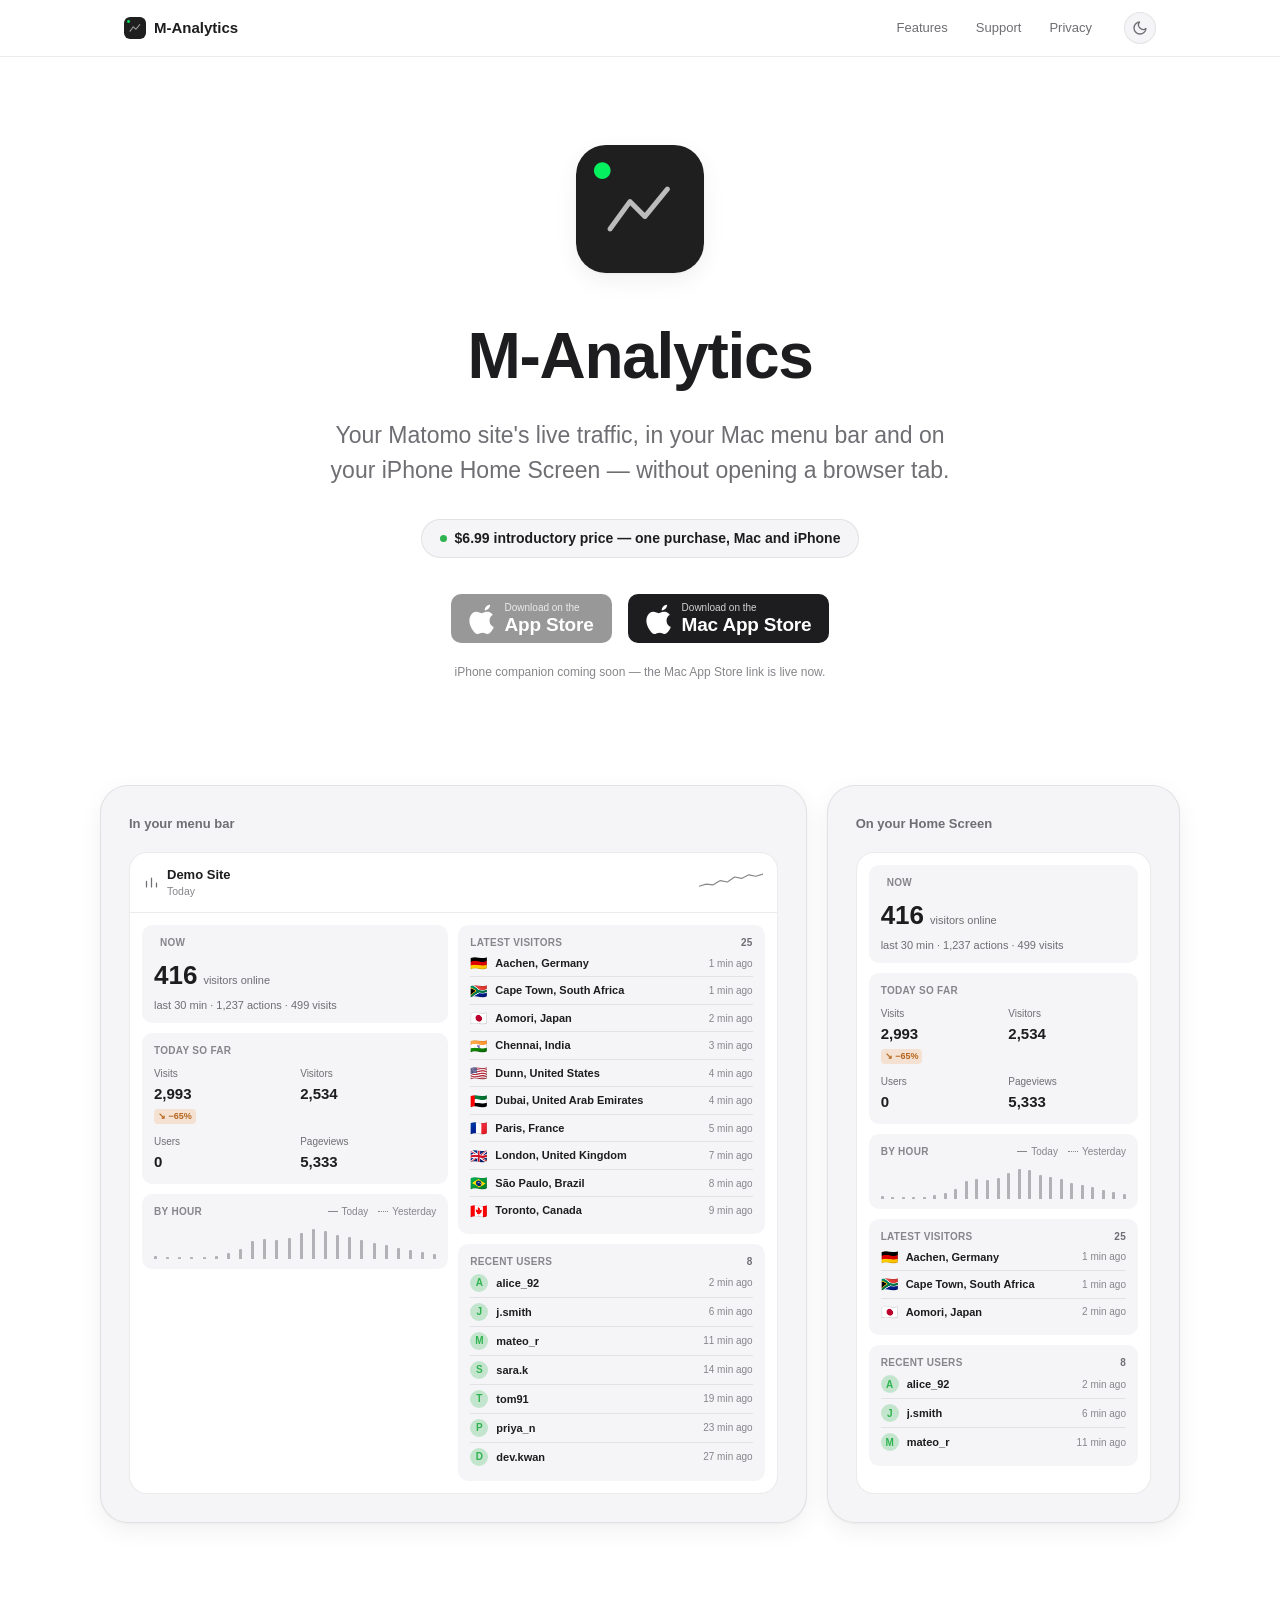
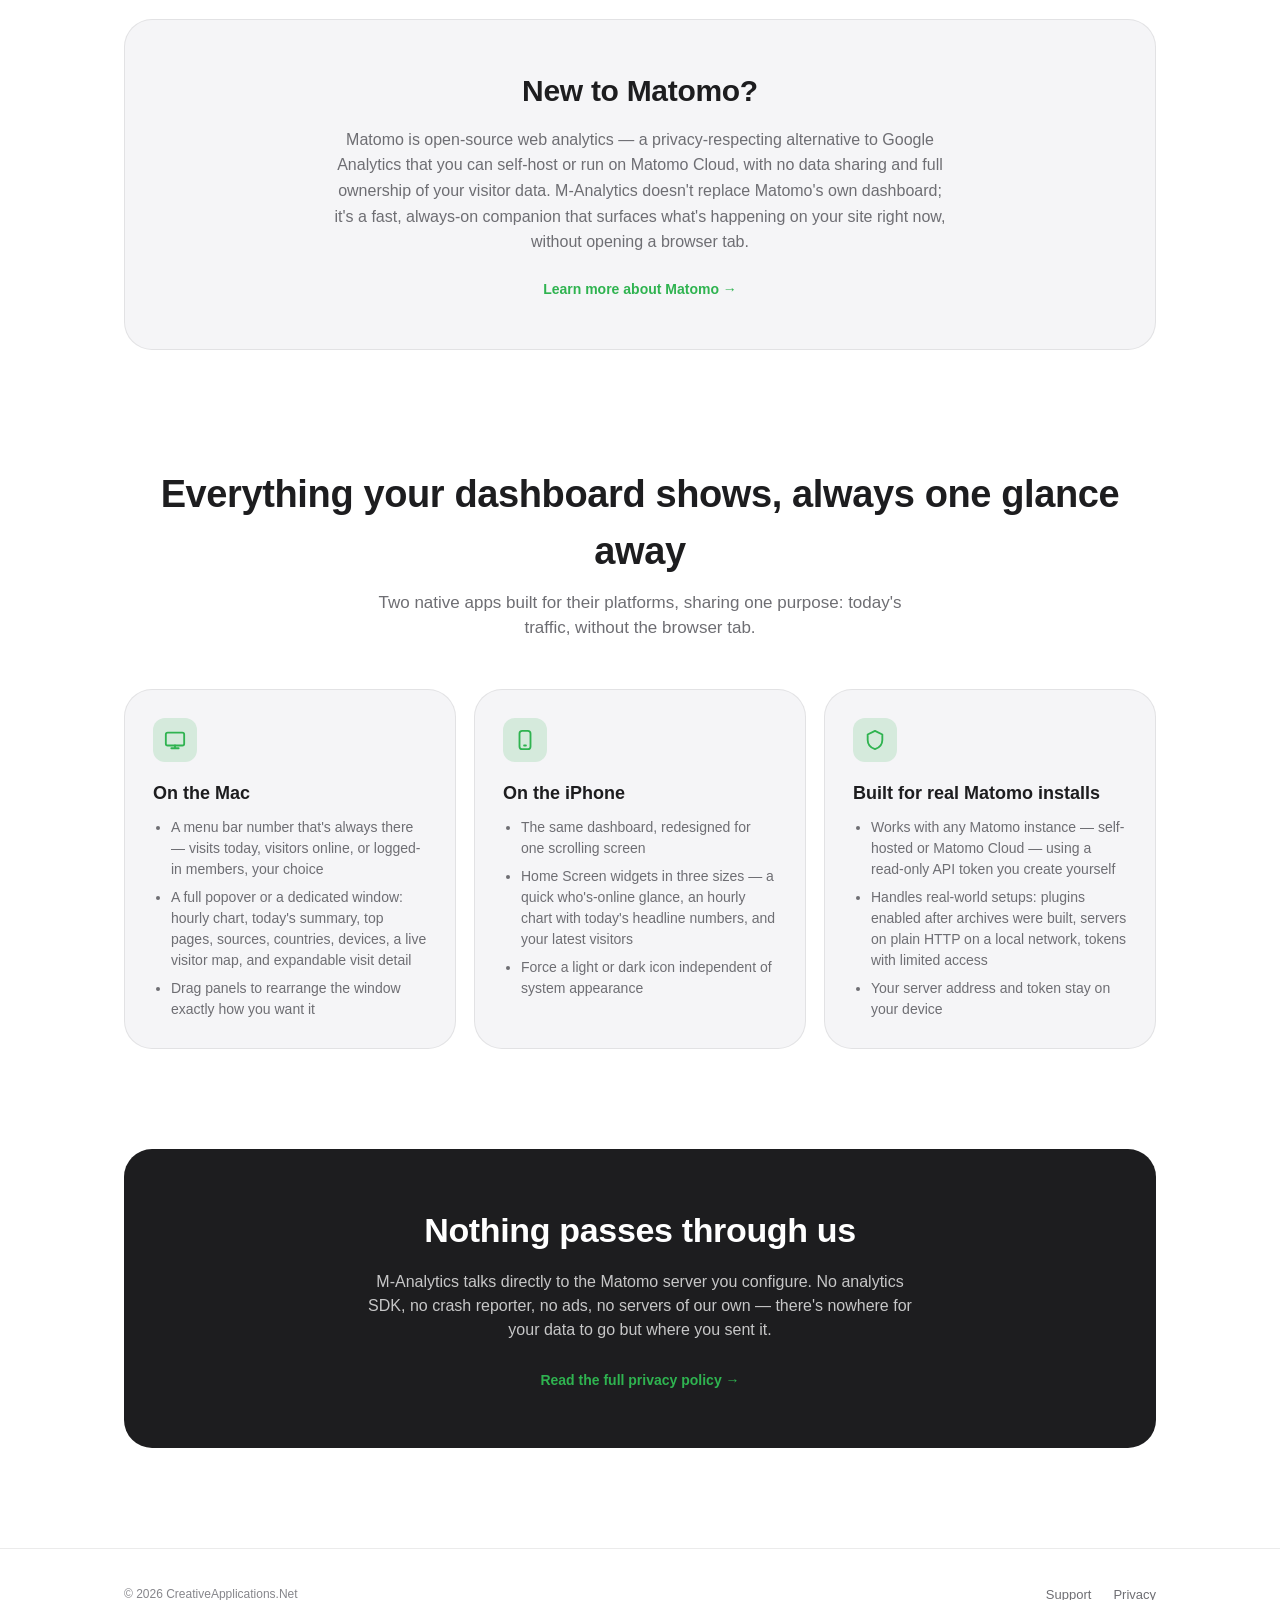
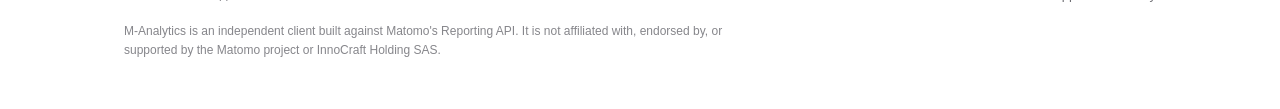
<file: index.html>
<!DOCTYPE html>
<html lang="en">
<head>
<meta charset="UTF-8">
<script>
// Runs before styles.css is even requested, so the page never flashes the
// wrong theme on load. The click handler that lets a visitor change this
// lives in theme.js, loaded later.
(function(){try{var t=localStorage.getItem('theme');if(t==='light'||t==='dark'){document.documentElement.setAttribute('data-theme',t);}}catch(e){}})();
</script>
<meta name="viewport" content="width=device-width, initial-scale=1">
<title>M-Analytics — Live Matomo Stats for Mac &amp; iPhone</title>
<meta name="description" content="M-Analytics puts your Matomo site's live visitor stats in your Mac menu bar and on your iPhone Home Screen. One purchase, both platforms. Nothing passes through us.">
<link rel="icon" href="assets/favicon.png">
<link rel="apple-touch-icon" href="assets/apple-touch-icon.png">
<meta property="og:title" content="M-Analytics — Live Matomo Stats for Mac & iPhone">
<meta property="og:description" content="Menu bar stats on Mac, Home Screen widgets on iPhone. One purchase, both platforms. Nothing passes through us.">
<meta property="og:image" content="assets/icon.png">
<meta property="og:type" content="website">
<link rel="stylesheet" href="styles.css">
</head>
<body>

<div class="site-nav">
  <div class="wrap">
    <a class="brand" href="index.html">
      <img class="icon-dark-variant" src="assets/icon-dark.png" alt="">
      <img class="icon-light-variant" src="assets/icon.png" alt="">
      M-Analytics
    </a>
    <nav>
      <a href="#features">Features</a>
      <a href="support.html">Support</a>
      <a href="privacy.html">Privacy</a>
      <button class="theme-toggle" type="button" aria-label="Toggle light/dark theme">
        <svg class="icon-sun" viewBox="0 0 24 24" fill="none" stroke="currentColor" stroke-width="2" stroke-linecap="round" stroke-linejoin="round" aria-hidden="true"><circle cx="12" cy="12" r="4"/><path d="M12 2v2M12 20v2M4.93 4.93l1.41 1.41M17.66 17.66l1.41 1.41M2 12h2M20 12h2M4.93 19.07l1.41-1.41M17.66 6.34l1.41-1.41"/></svg>
        <svg class="icon-moon" viewBox="0 0 24 24" fill="none" stroke="currentColor" stroke-width="2" stroke-linecap="round" stroke-linejoin="round" aria-hidden="true"><path d="M21 12.79A9 9 0 1 1 11.21 3 7 7 0 0 0 21 12.79z"/></svg>
      </button>
    </nav>
  </div>
</div>

<header class="hero">
  <div class="wrap">
    <img class="hero-icon icon-dark-variant" src="assets/icon-dark.png" alt="M-Analytics app icon">
    <img class="hero-icon icon-light-variant" src="assets/icon.png" alt="M-Analytics app icon">
    <h1>M-Analytics</h1>
    <p class="tagline">Your Matomo site's live traffic, in your Mac menu bar and on your iPhone Home Screen — without opening a browser tab.</p>

    <div class="price-pill">
      <span class="dot"></span>
      $6.99 introductory price — one purchase, Mac and iPhone
    </div>

    <div class="cta-row">
      <!-- TODO: swap href for the real App Store URL once the iPhone app is live -->
      <a class="store-button store-button-pending" href="#" aria-disabled="true">
        <svg viewBox="0 0 24 24" fill="currentColor" aria-hidden="true"><path d="M16.365 1.43c0 1.14-.462 2.15-1.153 2.91-.789.86-2.05 1.51-3.02 1.42-.13-1.11.42-2.28 1.15-3.02.79-.83 2.16-1.46 3.02-1.31zm3.36 16.55c-.53 1.19-.78 1.72-1.46 2.77-.94 1.46-2.27 3.28-3.92 3.3-1.46.02-1.84-.95-3.82-.94-1.98.01-2.4.96-3.86.94-1.65-.02-2.9-1.66-3.84-3.12C.36 17.45-.5 13.02 1.06 10c.99-1.9 2.75-3.1 4.66-3.13 1.53-.03 2.98 1.03 3.91 1.03.93 0 2.68-1.27 4.52-1.08.77.03 2.93.31 4.32 2.35-.11.07-2.58 1.51-2.55 4.5.03 3.57 3.13 4.76 3.16 4.78-.03.09-.5 1.7-1.64 3.4z"/></svg>
        <span class="label"><span class="eyebrow">Download on the</span><span class="store-name">App Store</span></span>
      </a>
      <a class="store-button" href="https://apps.apple.com/gb/app/m-analytics/id6807407097?mt=12">
        <svg viewBox="0 0 24 24" fill="currentColor" aria-hidden="true"><path d="M16.365 1.43c0 1.14-.462 2.15-1.153 2.91-.789.86-2.05 1.51-3.02 1.42-.13-1.11.42-2.28 1.15-3.02.79-.83 2.16-1.46 3.02-1.31zm3.36 16.55c-.53 1.19-.78 1.72-1.46 2.77-.94 1.46-2.27 3.28-3.92 3.3-1.46.02-1.84-.95-3.82-.94-1.98.01-2.4.96-3.86.94-1.65-.02-2.9-1.66-3.84-3.12C.36 17.45-.5 13.02 1.06 10c.99-1.9 2.75-3.1 4.66-3.13 1.53-.03 2.98 1.03 3.91 1.03.93 0 2.68-1.27 4.52-1.08.77.03 2.93.31 4.32 2.35-.11.07-2.58 1.51-2.55 4.5.03 3.57 3.13 4.76 3.16 4.78-.03.09-.5 1.7-1.64 3.4z"/></svg>
        <span class="label"><span class="eyebrow">Download on the</span><span class="store-name">Mac App Store</span></span>
      </a>
      <div class="coming-soon-note">iPhone companion coming soon — the Mac App Store link is live now.</div>
    </div>
  </div>
</header>

<section class="showcase wrap">
  <div class="mock-card">
    <div class="mock-caption">In your menu bar</div>
    <div class="mock-menubar">
      <div class="mm-header">
        <div class="mm-title">
          <span class="mm-icon" aria-hidden="true">
            <svg viewBox="0 0 24 24" fill="none" stroke="currentColor" stroke-width="2" stroke-linecap="round" stroke-linejoin="round"><path d="M4 19V10M12 19V5M20 19v-6"/></svg>
          </span>
          <span>
            <span class="mm-site">Demo Site</span>
            <span class="mm-sub">Today</span>
          </span>
        </div>
        <svg class="mm-spark" viewBox="0 0 90 28" preserveAspectRatio="none" aria-hidden="true">
          <polyline points="0,20 10,17 20,18 30,12 40,14 50,7 60,9 70,4 80,6 90,3" fill="none" stroke="currentColor" stroke-width="1.6" stroke-linecap="round" stroke-linejoin="round"/>
        </svg>
      </div>

      <div class="mm-columns">
        <div class="mm-col">
          <div class="mm-section mm-now">
            <div class="mm-label"><span class="live-dot"></span>NOW</div>
            <div class="mm-now-row">
              <span class="mm-num">416</span>
              <span class="mm-num-label">visitors online</span>
            </div>
            <div class="mm-fine">last 30 min · 1,237 actions · 499 visits</div>
          </div>

          <div class="mm-section">
            <div class="mm-label">TODAY SO FAR</div>
            <div class="mm-grid">
              <div class="mm-stat">
                <span class="mm-stat-label">Visits</span>
                <span class="mm-stat-num">2,993</span>
                <span class="mm-badge">↘ −65%</span>
              </div>
              <div class="mm-stat">
                <span class="mm-stat-label">Visitors</span>
                <span class="mm-stat-num">2,534</span>
              </div>
              <div class="mm-stat">
                <span class="mm-stat-label">Users</span>
                <span class="mm-stat-num">0</span>
              </div>
              <div class="mm-stat">
                <span class="mm-stat-label">Pageviews</span>
                <span class="mm-stat-num">5,333</span>
              </div>
            </div>
          </div>

          <div class="mm-section">
            <div class="mm-label mm-label-row">
              <span>BY HOUR</span>
              <span class="mm-legend"><span class="dash"></span>Today <span class="dots"></span>Yesterday</span>
            </div>
            <div class="mock-bars" aria-hidden="true">
              <span style="height:8%"></span><span style="height:6%"></span><span style="height:5%"></span>
              <span style="height:5%"></span><span style="height:6%"></span><span style="height:10%"></span>
              <span style="height:18%"></span><span style="height:30%"></span><span style="height:55%"></span>
              <span style="height:62%"></span><span style="height:58%"></span><span style="height:65%"></span>
              <span style="height:80%"></span><span style="height:92%"></span><span style="height:88%"></span>
              <span style="height:75%"></span><span style="height:68%"></span><span style="height:60%"></span>
              <span style="height:50%"></span><span style="height:42%"></span><span style="height:35%"></span>
              <span style="height:28%"></span><span style="height:20%"></span><span style="height:14%"></span>
            </div>
          </div>
        </div>

        <div class="mm-col">
          <div class="mm-section">
            <div class="mm-label mm-label-row"><span>LATEST VISITORS</span><span class="mm-count">25</span></div>
            <div class="mm-visitor-row">
              <span class="mm-flag" aria-hidden="true">🇩🇪</span>
              <span class="mm-visitor-loc">Aachen, Germany</span>
              <span class="mm-visitor-time">1 min ago</span>
            </div>
            <div class="mm-visitor-row">
              <span class="mm-flag" aria-hidden="true">🇿🇦</span>
              <span class="mm-visitor-loc">Cape Town, South Africa</span>
              <span class="mm-visitor-time">1 min ago</span>
            </div>
            <div class="mm-visitor-row">
              <span class="mm-flag" aria-hidden="true">🇯🇵</span>
              <span class="mm-visitor-loc">Aomori, Japan</span>
              <span class="mm-visitor-time">2 min ago</span>
            </div>
            <div class="mm-visitor-row">
              <span class="mm-flag" aria-hidden="true">🇮🇳</span>
              <span class="mm-visitor-loc">Chennai, India</span>
              <span class="mm-visitor-time">3 min ago</span>
            </div>
            <div class="mm-visitor-row">
              <span class="mm-flag" aria-hidden="true">🇺🇸</span>
              <span class="mm-visitor-loc">Dunn, United States</span>
              <span class="mm-visitor-time">4 min ago</span>
            </div>
            <div class="mm-visitor-row">
              <span class="mm-flag" aria-hidden="true">🇦🇪</span>
              <span class="mm-visitor-loc">Dubai, United Arab Emirates</span>
              <span class="mm-visitor-time">4 min ago</span>
            </div>
            <div class="mm-visitor-row">
              <span class="mm-flag" aria-hidden="true">🇫🇷</span>
              <span class="mm-visitor-loc">Paris, France</span>
              <span class="mm-visitor-time">5 min ago</span>
            </div>
            <div class="mm-visitor-row">
              <span class="mm-flag" aria-hidden="true">🇬🇧</span>
              <span class="mm-visitor-loc">London, United Kingdom</span>
              <span class="mm-visitor-time">7 min ago</span>
            </div>
            <div class="mm-visitor-row">
              <span class="mm-flag" aria-hidden="true">🇧🇷</span>
              <span class="mm-visitor-loc">São Paulo, Brazil</span>
              <span class="mm-visitor-time">8 min ago</span>
            </div>
            <div class="mm-visitor-row">
              <span class="mm-flag" aria-hidden="true">🇨🇦</span>
              <span class="mm-visitor-loc">Toronto, Canada</span>
              <span class="mm-visitor-time">9 min ago</span>
            </div>
          </div>

          <div class="mm-section">
            <div class="mm-label mm-label-row"><span>RECENT USERS</span><span class="mm-count">8</span></div>
            <div class="mm-user-row">
              <span class="mm-avatar" aria-hidden="true">A</span>
              <span class="mm-visitor-loc">alice_92</span>
              <span class="mm-visitor-time">2 min ago</span>
            </div>
            <div class="mm-user-row">
              <span class="mm-avatar" aria-hidden="true">J</span>
              <span class="mm-visitor-loc">j.smith</span>
              <span class="mm-visitor-time">6 min ago</span>
            </div>
            <div class="mm-user-row">
              <span class="mm-avatar" aria-hidden="true">M</span>
              <span class="mm-visitor-loc">mateo_r</span>
              <span class="mm-visitor-time">11 min ago</span>
            </div>
            <div class="mm-user-row">
              <span class="mm-avatar" aria-hidden="true">S</span>
              <span class="mm-visitor-loc">sara.k</span>
              <span class="mm-visitor-time">14 min ago</span>
            </div>
            <div class="mm-user-row">
              <span class="mm-avatar" aria-hidden="true">T</span>
              <span class="mm-visitor-loc">tom91</span>
              <span class="mm-visitor-time">19 min ago</span>
            </div>
            <div class="mm-user-row">
              <span class="mm-avatar" aria-hidden="true">P</span>
              <span class="mm-visitor-loc">priya_n</span>
              <span class="mm-visitor-time">23 min ago</span>
            </div>
            <div class="mm-user-row">
              <span class="mm-avatar" aria-hidden="true">D</span>
              <span class="mm-visitor-loc">dev.kwan</span>
              <span class="mm-visitor-time">27 min ago</span>
            </div>
          </div>
        </div>
      </div>
    </div>
  </div>

  <div class="mock-card">
    <div class="mock-caption">On your Home Screen</div>
    <div class="mock-phone">
      <div class="mm-section mm-now">
        <div class="mm-label"><span class="live-dot"></span>NOW</div>
        <div class="mm-now-row">
          <span class="mm-num">416</span>
          <span class="mm-num-label">visitors online</span>
        </div>
        <div class="mm-fine">last 30 min · 1,237 actions · 499 visits</div>
      </div>

      <div class="mm-section">
        <div class="mm-label">TODAY SO FAR</div>
        <div class="mm-grid">
          <div class="mm-stat">
            <span class="mm-stat-label">Visits</span>
            <span class="mm-stat-num">2,993</span>
            <span class="mm-badge">↘ −65%</span>
          </div>
          <div class="mm-stat">
            <span class="mm-stat-label">Visitors</span>
            <span class="mm-stat-num">2,534</span>
          </div>
          <div class="mm-stat">
            <span class="mm-stat-label">Users</span>
            <span class="mm-stat-num">0</span>
          </div>
          <div class="mm-stat">
            <span class="mm-stat-label">Pageviews</span>
            <span class="mm-stat-num">5,333</span>
          </div>
        </div>
      </div>

      <div class="mm-section">
        <div class="mm-label mm-label-row">
          <span>BY HOUR</span>
          <span class="mm-legend"><span class="dash"></span>Today <span class="dots"></span>Yesterday</span>
        </div>
        <div class="mock-bars" aria-hidden="true">
          <span style="height:8%"></span><span style="height:6%"></span><span style="height:5%"></span>
          <span style="height:5%"></span><span style="height:6%"></span><span style="height:10%"></span>
          <span style="height:18%"></span><span style="height:30%"></span><span style="height:55%"></span>
          <span style="height:62%"></span><span style="height:58%"></span><span style="height:65%"></span>
          <span style="height:80%"></span><span style="height:92%"></span><span style="height:88%"></span>
          <span style="height:75%"></span><span style="height:68%"></span><span style="height:60%"></span>
          <span style="height:50%"></span><span style="height:42%"></span><span style="height:35%"></span>
          <span style="height:28%"></span><span style="height:20%"></span><span style="height:14%"></span>
        </div>
      </div>

      <div class="mm-section">
        <div class="mm-label mm-label-row"><span>LATEST VISITORS</span><span class="mm-count">25</span></div>
        <div class="mm-visitor-row">
          <span class="mm-flag" aria-hidden="true">🇩🇪</span>
          <span class="mm-visitor-loc">Aachen, Germany</span>
          <span class="mm-visitor-time">1 min ago</span>
        </div>
        <div class="mm-visitor-row">
          <span class="mm-flag" aria-hidden="true">🇿🇦</span>
          <span class="mm-visitor-loc">Cape Town, South Africa</span>
          <span class="mm-visitor-time">1 min ago</span>
        </div>
        <div class="mm-visitor-row">
          <span class="mm-flag" aria-hidden="true">🇯🇵</span>
          <span class="mm-visitor-loc">Aomori, Japan</span>
          <span class="mm-visitor-time">2 min ago</span>
        </div>
      </div>

      <div class="mm-section">
        <div class="mm-label mm-label-row"><span>RECENT USERS</span><span class="mm-count">8</span></div>
        <div class="mm-user-row">
          <span class="mm-avatar" aria-hidden="true">A</span>
          <span class="mm-visitor-loc">alice_92</span>
          <span class="mm-visitor-time">2 min ago</span>
        </div>
        <div class="mm-user-row">
          <span class="mm-avatar" aria-hidden="true">J</span>
          <span class="mm-visitor-loc">j.smith</span>
          <span class="mm-visitor-time">6 min ago</span>
        </div>
        <div class="mm-user-row">
          <span class="mm-avatar" aria-hidden="true">M</span>
          <span class="mm-visitor-loc">mateo_r</span>
          <span class="mm-visitor-time">11 min ago</span>
        </div>
      </div>
    </div>
  </div>
</section>

<section class="about-matomo">
  <div class="wrap">
    <div class="panel">
      <h2>New to Matomo?</h2>
      <p>Matomo is open-source web analytics — a privacy-respecting alternative to Google Analytics that you can self-host or run on Matomo Cloud, with no data sharing and full ownership of your visitor data. M-Analytics doesn't replace Matomo's own dashboard; it's a fast, always-on companion that surfaces what's happening on your site right now, without opening a browser tab.</p>
      <a class="text-link" href="https://matomo.org" target="_blank" rel="noopener">Learn more about Matomo →</a>
    </div>
  </div>
</section>

<section class="features" id="features">
  <div class="wrap">
    <div class="section-heading">
      <h2>Everything your dashboard shows, always one glance away</h2>
      <p>Two native apps built for their platforms, sharing one purpose: today's traffic, without the browser tab.</p>
    </div>

    <div class="feature-grid">
      <div class="feature-card">
        <div class="icon-badge">
          <svg viewBox="0 0 24 24" fill="none" stroke-width="2" stroke-linecap="round" stroke-linejoin="round"><rect x="2" y="4" width="20" height="14" rx="2"/><path d="M8 21h8M12 18v3"/></svg>
        </div>
        <h3>On the Mac</h3>
        <ul>
          <li>A menu bar number that's always there — visits today, visitors online, or logged-in members, your choice</li>
          <li>A full popover or a dedicated window: hourly chart, today's summary, top pages, sources, countries, devices, a live visitor map, and expandable visit detail</li>
          <li>Drag panels to rearrange the window exactly how you want it</li>
        </ul>
      </div>

      <div class="feature-card">
        <div class="icon-badge">
          <svg viewBox="0 0 24 24" fill="none" stroke-width="2" stroke-linecap="round" stroke-linejoin="round"><rect x="6" y="2" width="12" height="20" rx="3"/><path d="M11 18h2"/></svg>
        </div>
        <h3>On the iPhone</h3>
        <ul>
          <li>The same dashboard, redesigned for one scrolling screen</li>
          <li>Home Screen widgets in three sizes — a quick who's-online glance, an hourly chart with today's headline numbers, and your latest visitors</li>
          <li>Force a light or dark icon independent of system appearance</li>
        </ul>
      </div>

      <div class="feature-card">
        <div class="icon-badge">
          <svg viewBox="0 0 24 24" fill="none" stroke-width="2" stroke-linecap="round" stroke-linejoin="round"><path d="M12 2l8 4v6c0 5-3.5 8.5-8 10-4.5-1.5-8-5-8-10V6l8-4z"/></svg>
        </div>
        <h3>Built for real Matomo installs</h3>
        <ul>
          <li>Works with any Matomo instance — self-hosted or Matomo Cloud — using a read-only API token you create yourself</li>
          <li>Handles real-world setups: plugins enabled after archives were built, servers on plain HTTP on a local network, tokens with limited access</li>
          <li>Your server address and token stay on your device</li>
        </ul>
      </div>
    </div>
  </div>
</section>

<section class="privacy-callout">
  <div class="wrap">
    <div class="panel">
      <h2>Nothing passes through us</h2>
      <p>M-Analytics talks directly to the Matomo server you configure. No analytics SDK, no crash reporter, no ads, no servers of our own — there's nowhere for your data to go but where you sent it.</p>
      <a class="text-link" href="privacy.html">Read the full privacy policy →</a>
    </div>
  </div>
</section>

<footer>
  <div class="wrap">
    <div class="copyright">© 2026 CreativeApplications.Net</div>
    <div class="foot-links">
      <a href="support.html">Support</a>
      <a href="privacy.html">Privacy</a>
    </div>
  </div>
  <div class="wrap" style="margin-top:18px;">
    <div class="disclaimer">M-Analytics is an independent client built against Matomo's Reporting API. It is not affiliated with, endorsed by, or supported by the Matomo project or InnoCraft Holding SAS.</div>
  </div>
</footer>

<script src="theme.js" defer></script>
</body>
</html>
</file>
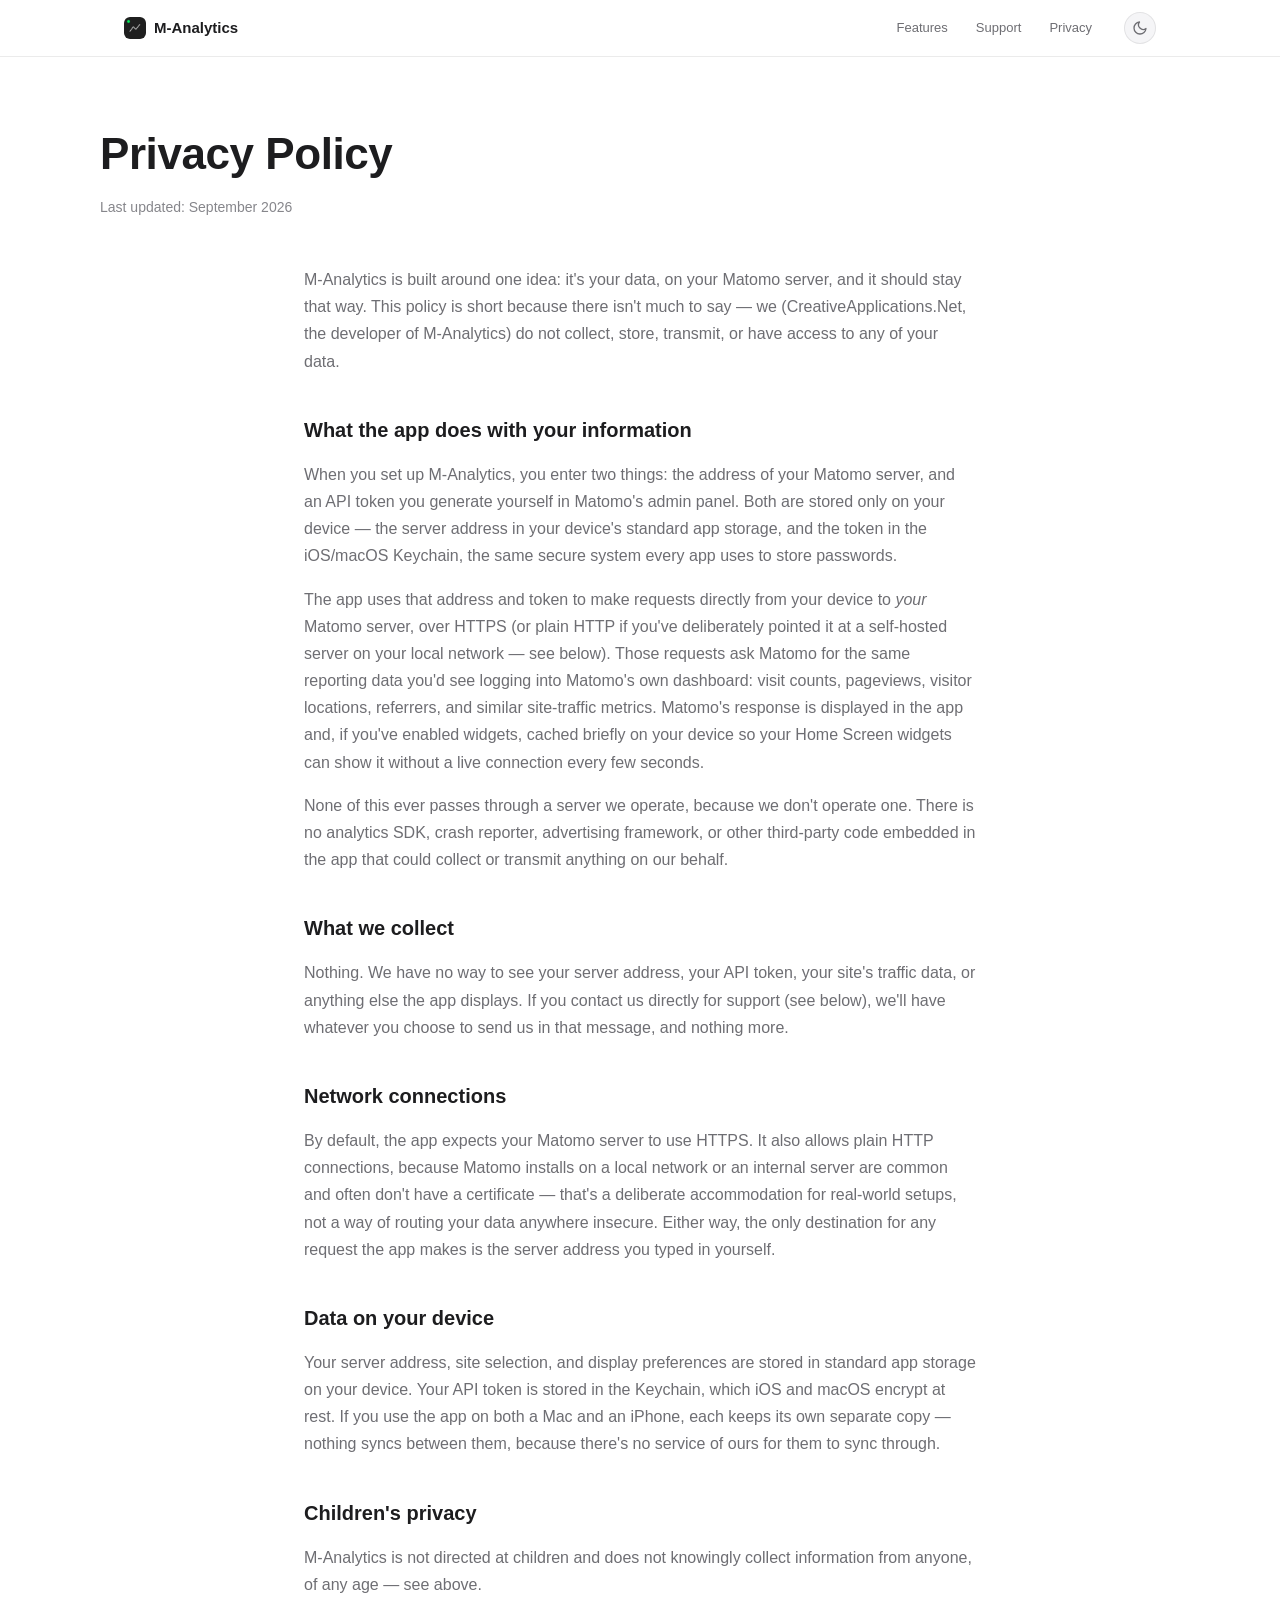
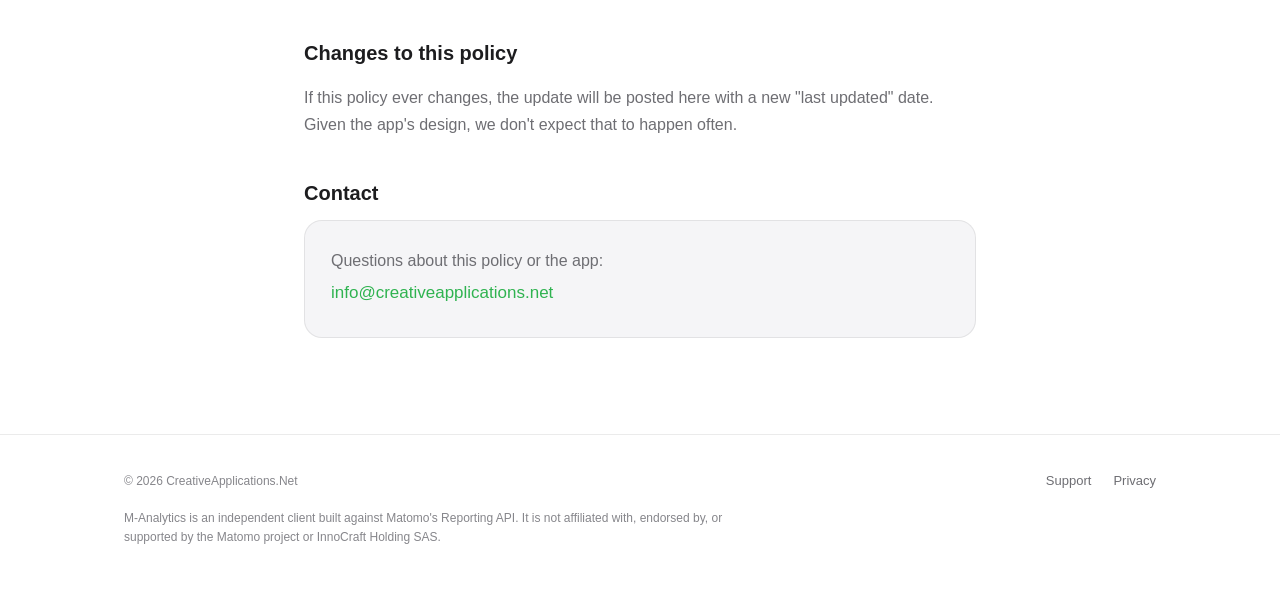
<file: privacy.html>
<!DOCTYPE html>
<html lang="en">
<head>
<meta charset="UTF-8">
<script>
(function(){try{var t=localStorage.getItem('theme');if(t==='light'||t==='dark'){document.documentElement.setAttribute('data-theme',t);}}catch(e){}})();
</script>
<meta name="viewport" content="width=device-width, initial-scale=1">
<title>Privacy Policy — M-Analytics</title>
<meta name="description" content="M-Analytics collects nothing. Your Matomo server address and API token stay on your device and are never sent anywhere but the server you configured.">
<link rel="icon" href="assets/favicon.png">
<link rel="apple-touch-icon" href="assets/apple-touch-icon.png">
<link rel="stylesheet" href="styles.css">
</head>
<body>

<div class="site-nav">
  <div class="wrap">
    <a class="brand" href="index.html">
      <img class="icon-dark-variant" src="assets/icon-dark.png" alt="">
      <img class="icon-light-variant" src="assets/icon.png" alt="">
      M-Analytics
    </a>
    <nav>
      <a href="index.html#features">Features</a>
      <a href="support.html">Support</a>
      <a href="privacy.html">Privacy</a>
      <button class="theme-toggle" type="button" aria-label="Toggle light/dark theme">
        <svg class="icon-sun" viewBox="0 0 24 24" fill="none" stroke="currentColor" stroke-width="2" stroke-linecap="round" stroke-linejoin="round" aria-hidden="true"><circle cx="12" cy="12" r="4"/><path d="M12 2v2M12 20v2M4.93 4.93l1.41 1.41M17.66 17.66l1.41 1.41M2 12h2M20 12h2M4.93 19.07l1.41-1.41M17.66 6.34l1.41-1.41"/></svg>
        <svg class="icon-moon" viewBox="0 0 24 24" fill="none" stroke="currentColor" stroke-width="2" stroke-linecap="round" stroke-linejoin="round" aria-hidden="true"><path d="M21 12.79A9 9 0 1 1 11.21 3 7 7 0 0 0 21 12.79z"/></svg>
      </button>
    </nav>
  </div>
</div>

<header class="page-hero wrap">
  <h1>Privacy Policy</h1>
  <div class="updated">Last updated: September 2026</div>
</header>

<div class="content wrap">

  <p>M-Analytics is built around one idea: it's your data, on your Matomo server, and it should stay that way. This policy is short because there isn't much to say — we (CreativeApplications.Net, the developer of M-Analytics) do not collect, store, transmit, or have access to any of your data.</p>

  <h2>What the app does with your information</h2>
  <p>When you set up M-Analytics, you enter two things: the address of your Matomo server, and an API token you generate yourself in Matomo's admin panel. Both are stored only on your device — the server address in your device's standard app storage, and the token in the iOS/macOS Keychain, the same secure system every app uses to store passwords.</p>
  <p>The app uses that address and token to make requests directly from your device to <em>your</em> Matomo server, over HTTPS (or plain HTTP if you've deliberately pointed it at a self-hosted server on your local network — see below). Those requests ask Matomo for the same reporting data you'd see logging into Matomo's own dashboard: visit counts, pageviews, visitor locations, referrers, and similar site-traffic metrics. Matomo's response is displayed in the app and, if you've enabled widgets, cached briefly on your device so your Home Screen widgets can show it without a live connection every few seconds.</p>
  <p>None of this ever passes through a server we operate, because we don't operate one. There is no analytics SDK, crash reporter, advertising framework, or other third-party code embedded in the app that could collect or transmit anything on our behalf.</p>

  <h2>What we collect</h2>
  <p>Nothing. We have no way to see your server address, your API token, your site's traffic data, or anything else the app displays. If you contact us directly for support (see below), we'll have whatever you choose to send us in that message, and nothing more.</p>

  <h2>Network connections</h2>
  <p>By default, the app expects your Matomo server to use HTTPS. It also allows plain HTTP connections, because Matomo installs on a local network or an internal server are common and often don't have a certificate — that's a deliberate accommodation for real-world setups, not a way of routing your data anywhere insecure. Either way, the only destination for any request the app makes is the server address you typed in yourself.</p>

  <h2>Data on your device</h2>
  <p>Your server address, site selection, and display preferences are stored in standard app storage on your device. Your API token is stored in the Keychain, which iOS and macOS encrypt at rest. If you use the app on both a Mac and an iPhone, each keeps its own separate copy — nothing syncs between them, because there's no service of ours for them to sync through.</p>

  <h2>Children's privacy</h2>
  <p>M-Analytics is not directed at children and does not knowingly collect information from anyone, of any age — see above.</p>

  <h2>Changes to this policy</h2>
  <p>If this policy ever changes, the update will be posted here with a new "last updated" date. Given the app's design, we don't expect that to happen often.</p>

  <h2>Contact</h2>
  <div class="contact-card">
    <p>Questions about this policy or the app:</p>
    <p class="email"><a href="mailto:info@creativeapplications.net">info@creativeapplications.net</a></p>
  </div>

</div>

<footer>
  <div class="wrap">
    <div class="copyright">© 2026 CreativeApplications.Net</div>
    <div class="foot-links">
      <a href="support.html">Support</a>
      <a href="privacy.html">Privacy</a>
    </div>
  </div>
  <div class="wrap" style="margin-top:18px;">
    <div class="disclaimer">M-Analytics is an independent client built against Matomo's Reporting API. It is not affiliated with, endorsed by, or supported by the Matomo project or InnoCraft Holding SAS.</div>
  </div>
</footer>

<script src="theme.js" defer></script>
</body>
</html>
</file>
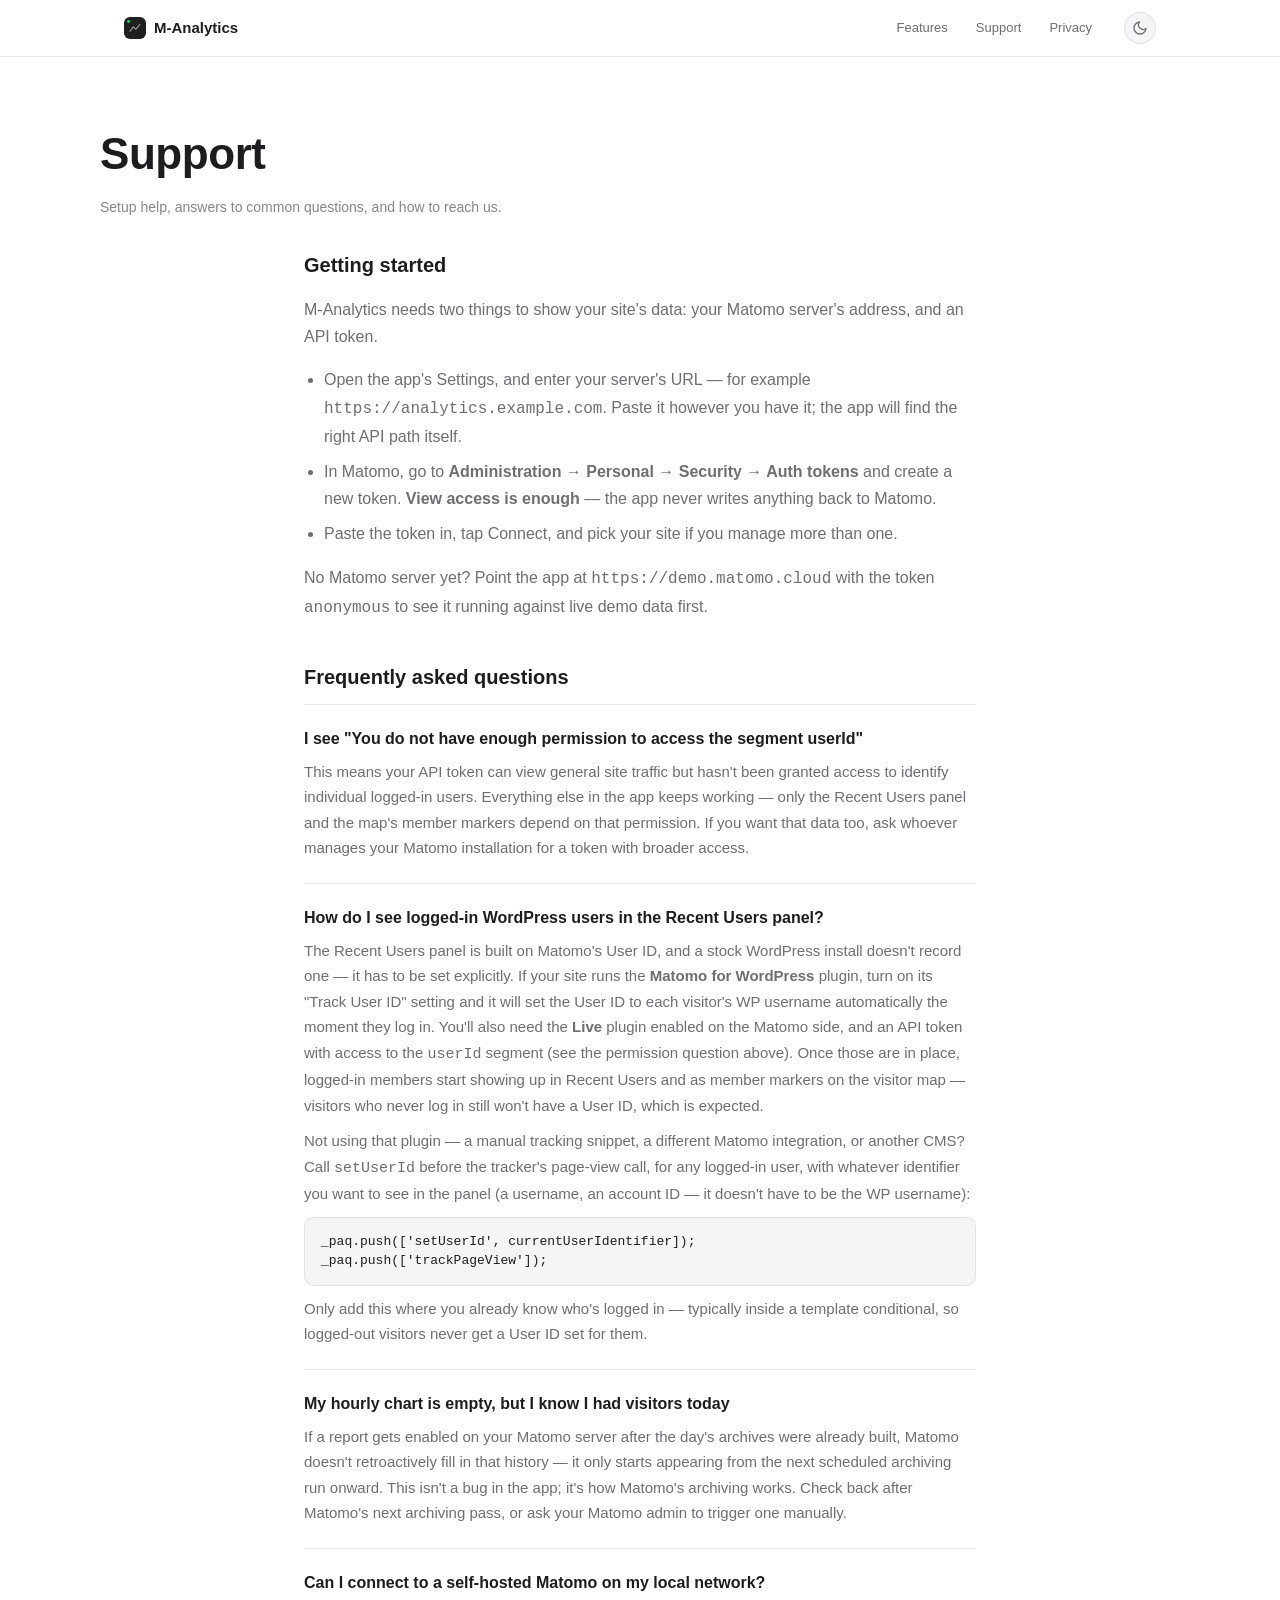
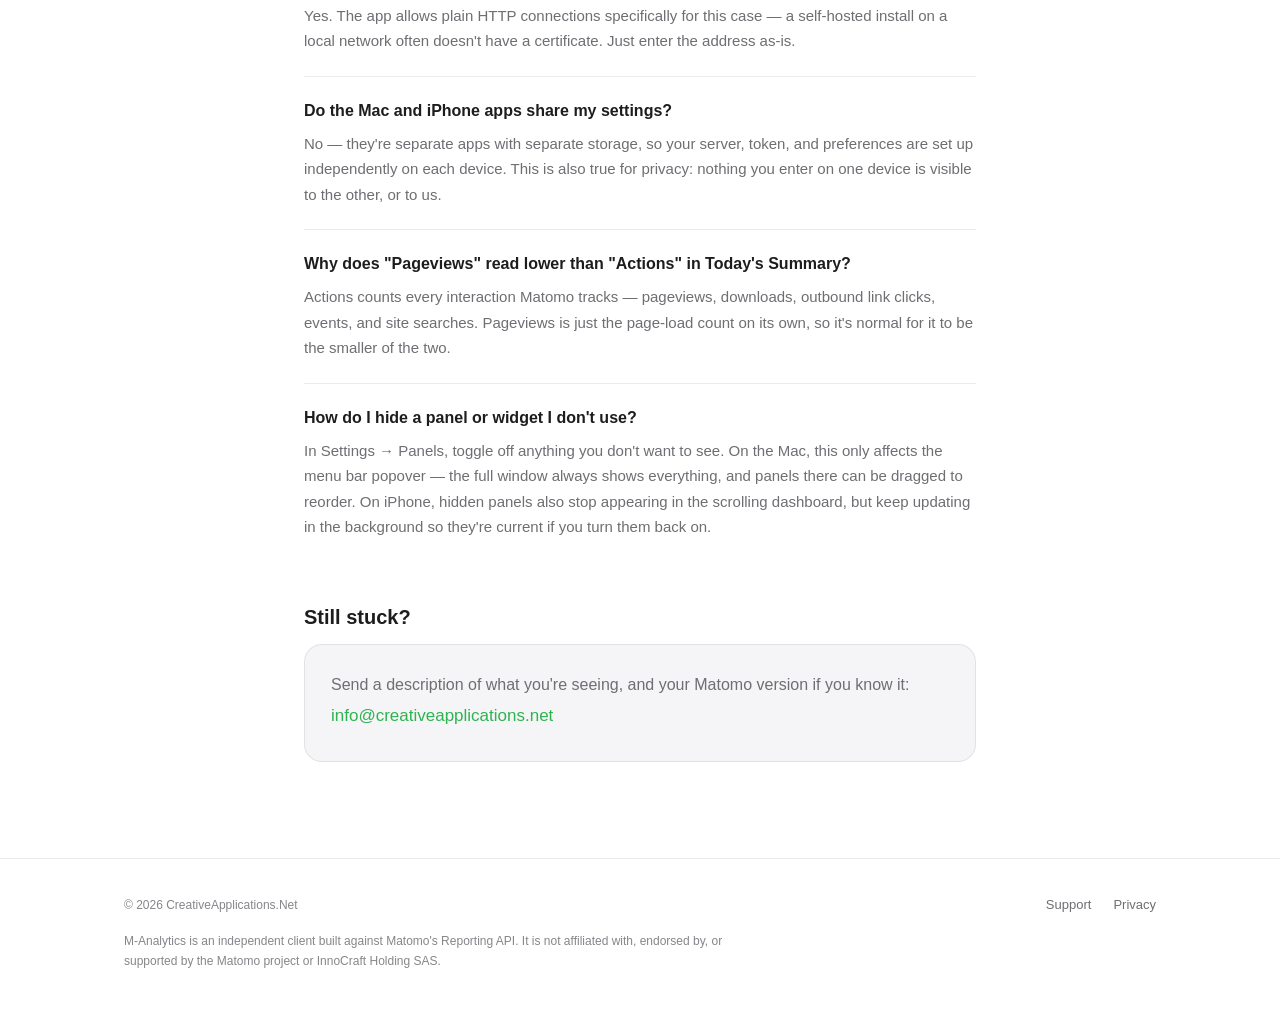
<file: support.html>
<!DOCTYPE html>
<html lang="en">
<head>
<meta charset="UTF-8">
<script>
(function(){try{var t=localStorage.getItem('theme');if(t==='light'||t==='dark'){document.documentElement.setAttribute('data-theme',t);}}catch(e){}})();
</script>
<meta name="viewport" content="width=device-width, initial-scale=1">
<title>Support — M-Analytics</title>
<meta name="description" content="Get help setting up M-Analytics, generating a Matomo API token, and answers to common questions.">
<link rel="icon" href="assets/favicon.png">
<link rel="apple-touch-icon" href="assets/apple-touch-icon.png">
<link rel="stylesheet" href="styles.css">
</head>
<body>

<div class="site-nav">
  <div class="wrap">
    <a class="brand" href="index.html">
      <img class="icon-dark-variant" src="assets/icon-dark.png" alt="">
      <img class="icon-light-variant" src="assets/icon.png" alt="">
      M-Analytics
    </a>
    <nav>
      <a href="index.html#features">Features</a>
      <a href="support.html">Support</a>
      <a href="privacy.html">Privacy</a>
      <button class="theme-toggle" type="button" aria-label="Toggle light/dark theme">
        <svg class="icon-sun" viewBox="0 0 24 24" fill="none" stroke="currentColor" stroke-width="2" stroke-linecap="round" stroke-linejoin="round" aria-hidden="true"><circle cx="12" cy="12" r="4"/><path d="M12 2v2M12 20v2M4.93 4.93l1.41 1.41M17.66 17.66l1.41 1.41M2 12h2M20 12h2M4.93 19.07l1.41-1.41M17.66 6.34l1.41-1.41"/></svg>
        <svg class="icon-moon" viewBox="0 0 24 24" fill="none" stroke="currentColor" stroke-width="2" stroke-linecap="round" stroke-linejoin="round" aria-hidden="true"><path d="M21 12.79A9 9 0 1 1 11.21 3 7 7 0 0 0 21 12.79z"/></svg>
      </button>
    </nav>
  </div>
</div>

<header class="page-hero wrap">
  <h1>Support</h1>
  <div class="updated">Setup help, answers to common questions, and how to reach us.</div>
</header>

<div class="content wrap">

  <h2>Getting started</h2>
  <p>M-Analytics needs two things to show your site's data: your Matomo server's address, and an API token.</p>
  <ul>
    <li>Open the app's Settings, and enter your server's URL — for example <code>https://analytics.example.com</code>. Paste it however you have it; the app will find the right API path itself.</li>
    <li>In Matomo, go to <strong>Administration → Personal → Security → Auth tokens</strong> and create a new token. <strong>View access is enough</strong> — the app never writes anything back to Matomo.</li>
    <li>Paste the token in, tap Connect, and pick your site if you manage more than one.</li>
  </ul>
  <p>No Matomo server yet? Point the app at <code>https://demo.matomo.cloud</code> with the token <code>anonymous</code> to see it running against live demo data first.</p>

  <h2>Frequently asked questions</h2>

  <div class="faq-item">
    <h3>I see "You do not have enough permission to access the segment userId"</h3>
    <p>This means your API token can view general site traffic but hasn't been granted access to identify individual logged-in users. Everything else in the app keeps working — only the Recent Users panel and the map's member markers depend on that permission. If you want that data too, ask whoever manages your Matomo installation for a token with broader access.</p>
  </div>

  <div class="faq-item">
    <h3>How do I see logged-in WordPress users in the Recent Users panel?</h3>
    <p>The Recent Users panel is built on Matomo's User ID, and a stock WordPress install doesn't record one — it has to be set explicitly. If your site runs the <strong>Matomo for WordPress</strong> plugin, turn on its "Track User ID" setting and it will set the User ID to each visitor's WP username automatically the moment they log in. You'll also need the <strong>Live</strong> plugin enabled on the Matomo side, and an API token with access to the <code>userId</code> segment (see the permission question above). Once those are in place, logged-in members start showing up in Recent Users and as member markers on the visitor map — visitors who never log in still won't have a User ID, which is expected.</p>
    <p>Not using that plugin — a manual tracking snippet, a different Matomo integration, or another CMS? Call <code>setUserId</code> before the tracker's page-view call, for any logged-in user, with whatever identifier you want to see in the panel (a username, an account ID — it doesn't have to be the WP username):</p>
    <pre><code>_paq.push(['setUserId', currentUserIdentifier]);
_paq.push(['trackPageView']);</code></pre>
    <p>Only add this where you already know who's logged in — typically inside a template conditional, so logged-out visitors never get a User ID set for them.</p>
  </div>

  <div class="faq-item">
    <h3>My hourly chart is empty, but I know I had visitors today</h3>
    <p>If a report gets enabled on your Matomo server after the day's archives were already built, Matomo doesn't retroactively fill in that history — it only starts appearing from the next scheduled archiving run onward. This isn't a bug in the app; it's how Matomo's archiving works. Check back after Matomo's next archiving pass, or ask your Matomo admin to trigger one manually.</p>
  </div>

  <div class="faq-item">
    <h3>Can I connect to a self-hosted Matomo on my local network?</h3>
    <p>Yes. The app allows plain HTTP connections specifically for this case — a self-hosted install on a local network often doesn't have a certificate. Just enter the address as-is.</p>
  </div>

  <div class="faq-item">
    <h3>Do the Mac and iPhone apps share my settings?</h3>
    <p>No — they're separate apps with separate storage, so your server, token, and preferences are set up independently on each device. This is also true for privacy: nothing you enter on one device is visible to the other, or to us.</p>
  </div>

  <div class="faq-item">
    <h3>Why does "Pageviews" read lower than "Actions" in Today's Summary?</h3>
    <p>Actions counts every interaction Matomo tracks — pageviews, downloads, outbound link clicks, events, and site searches. Pageviews is just the page-load count on its own, so it's normal for it to be the smaller of the two.</p>
  </div>

  <div class="faq-item">
    <h3>How do I hide a panel or widget I don't use?</h3>
    <p>In Settings → Panels, toggle off anything you don't want to see. On the Mac, this only affects the menu bar popover — the full window always shows everything, and panels there can be dragged to reorder. On iPhone, hidden panels also stop appearing in the scrolling dashboard, but keep updating in the background so they're current if you turn them back on.</p>
  </div>

  <h2>Still stuck?</h2>
  <div class="contact-card">
    <p>Send a description of what you're seeing, and your Matomo version if you know it:</p>
    <p class="email"><a href="mailto:info@creativeapplications.net">info@creativeapplications.net</a></p>
  </div>

</div>

<footer>
  <div class="wrap">
    <div class="copyright">© 2026 CreativeApplications.Net</div>
    <div class="foot-links">
      <a href="support.html">Support</a>
      <a href="privacy.html">Privacy</a>
    </div>
  </div>
  <div class="wrap" style="margin-top:18px;">
    <div class="disclaimer">M-Analytics is an independent client built against Matomo's Reporting API. It is not affiliated with, endorsed by, or supported by the Matomo project or InnoCraft Holding SAS.</div>
  </div>
</footer>

<script src="theme.js" defer></script>
</body>
</html>
</file>
<file: styles.css>
/* M-Analytics marketing site — shared styles.
   Palette pulled straight from the app icon: light gray / charcoal panels,
   green accent (the icon's live-dot green), Apple-style neutral grays for
   everything else. No frameworks, no build step — plain CSS custom
   properties with a prefers-color-scheme swap, plus a manual toggle (see
   theme.js) that stamps data-theme="light"/"dark" on <html> to override
   the system default when a visitor picks one explicitly. */

:root {
    --bg: #ffffff;
    --bg-alt: #f5f5f7;
    --panel: #f5f5f7;
    --panel-border: rgba(0, 0, 0, 0.08);
    --text: #1d1d1f;
    --text-secondary: #6e6e73;
    --text-tertiary: #86868b;
    --accent: #2fb350;
    --accent-ink: #ffffff;
    --icon-light-bg: #dbdbdb;
    --icon-glyph: #333333;
    --shadow: 0 1px 2px rgba(0, 0, 0, 0.04), 0 8px 24px rgba(0, 0, 0, 0.06);
    --radius-lg: 28px;
    --radius-md: 18px;
    --radius-sm: 10px;
}

/* System dark, no explicit override */
@media (prefers-color-scheme: dark) {
    :root:not([data-theme="light"]) {
        --bg: #000000;
        --bg-alt: #0d0d0f;
        --panel: #17171a;
        --panel-border: rgba(255, 255, 255, 0.08);
        --text: #f5f5f7;
        --text-secondary: #a1a1a6;
        --text-tertiary: #86868b;
        --accent: #34d058;
        --accent-ink: #06170a;
        --icon-light-bg: #1f1f1f;
        --icon-glyph: #b3b3b3;
        --shadow: 0 1px 2px rgba(0, 0, 0, 0.3), 0 8px 30px rgba(0, 0, 0, 0.5);
    }
}

/* Explicit override via the toggle, regardless of system setting */
:root[data-theme="dark"] {
    --bg: #000000;
    --bg-alt: #0d0d0f;
    --panel: #17171a;
    --panel-border: rgba(255, 255, 255, 0.08);
    --text: #f5f5f7;
    --text-secondary: #a1a1a6;
    --text-tertiary: #86868b;
    --accent: #34d058;
    --accent-ink: #06170a;
    --icon-light-bg: #1f1f1f;
    --icon-glyph: #b3b3b3;
    --shadow: 0 1px 2px rgba(0, 0, 0, 0.3), 0 8px 30px rgba(0, 0, 0, 0.5);
}

.theme-toggle {
    display: inline-flex;
    align-items: center;
    justify-content: center;
    width: 32px;
    height: 32px;
    padding: 0;
    margin-left: 4px;
    border: 1px solid var(--panel-border);
    border-radius: 50%;
    background: var(--panel);
    color: var(--text-secondary);
    cursor: pointer;
    flex: none;
}

.theme-toggle svg {
    width: 16px;
    height: 16px;
}

.theme-toggle .icon-sun,
.theme-toggle .icon-moon {
    display: none;
}

/* Resolved light (default, or system-light-with-no-override): show the
   moon — clicking it offers to switch to dark. */
.theme-toggle .icon-moon { display: block; }

@media (prefers-color-scheme: dark) {
    :root:not([data-theme="light"]) .theme-toggle .icon-moon { display: none; }
    :root:not([data-theme="light"]) .theme-toggle .icon-sun { display: block; }
}

:root[data-theme="dark"] .theme-toggle .icon-moon { display: none; }
:root[data-theme="dark"] .theme-toggle .icon-sun { display: block; }
:root[data-theme="light"] .theme-toggle .icon-moon { display: block; }
:root[data-theme="light"] .theme-toggle .icon-sun { display: none; }

/* App icon swap: the dark-background icon reads better against this
   site's white light-mode page, and the light-background one reads
   better against the black dark-mode page — the opposite pairing from
   the app itself, which is about contrast against the page, not
   matching the OS appearance. Same show/hide pattern as the theme
   toggle above. */
.icon-dark-variant { display: inline-block; }
.icon-light-variant { display: none; }

@media (prefers-color-scheme: dark) {
    :root:not([data-theme="light"]) .icon-dark-variant { display: none; }
    :root:not([data-theme="light"]) .icon-light-variant { display: inline-block; }
}

:root[data-theme="dark"] .icon-dark-variant { display: none; }
:root[data-theme="dark"] .icon-light-variant { display: inline-block; }
:root[data-theme="light"] .icon-dark-variant { display: inline-block; }
:root[data-theme="light"] .icon-light-variant { display: none; }

* { box-sizing: border-box; }

html {
    scroll-behavior: smooth;
}

html, body {
    /* Safety net, not the real fix (that's the nav below) — nothing on this
       page should ever need to scroll sideways. */
    overflow-x: hidden;
}

body {
    margin: 0;
    background: var(--bg);
    color: var(--text);
    font-family: -apple-system, BlinkMacSystemFont, "SF Pro Text", "Segoe UI", Roboto, Helvetica, Arial, sans-serif;
    -webkit-font-smoothing: antialiased;
    line-height: 1.5;
}

a { color: inherit; }

.wrap {
    max-width: 1080px;
    margin: 0 auto;
    padding: 0 24px;
}

/* MARK: Nav */

.site-nav {
    position: sticky;
    top: 0;
    z-index: 20;
    background: color-mix(in srgb, var(--bg) 82%, transparent);
    backdrop-filter: saturate(180%) blur(14px);
    -webkit-backdrop-filter: saturate(180%) blur(14px);
    border-bottom: 1px solid var(--panel-border);
}

.site-nav .wrap {
    display: flex;
    align-items: center;
    justify-content: space-between;
    height: 56px;
    gap: 12px;
}

.brand {
    display: flex;
    align-items: center;
    gap: 8px;
    font-weight: 600;
    font-size: 15px;
    text-decoration: none;
    color: var(--text);
}

.brand img {
    width: 22px;
    height: 22px;
    border-radius: 6px;
    /* No explicit display here — .brand is itself a flex container, which
       already blockifies its children, and this was previously winning a
       specificity fight against .icon-dark-variant/.icon-light-variant's
       display:none, showing both variants at once. */
}

.site-nav nav {
    display: flex;
    align-items: center;
    gap: 28px;
    flex: none;
}

.site-nav nav a {
    font-size: 13px;
    color: var(--text-secondary);
    text-decoration: none;
    white-space: nowrap;
}

.site-nav nav a:hover { color: var(--text); }

@media (max-width: 420px) {
    .site-nav nav { gap: 14px; }
    .site-nav nav a { font-size: 12px; }
    .brand { font-size: 14px; }
}

/* MARK: Hero */

.hero {
    padding: 88px 0 64px;
    text-align: center;
}

.hero-icon {
    width: 128px;
    height: 128px;
    border-radius: 30px;
    box-shadow: var(--shadow);
    margin-bottom: 28px;
}

.hero h1 {
    font-size: clamp(40px, 7vw, 64px);
    font-weight: 700;
    letter-spacing: -0.02em;
    margin: 0 0 14px;
}

.hero .tagline {
    font-size: clamp(18px, 2.6vw, 23px);
    color: var(--text-secondary);
    max-width: 620px;
    margin: 0 auto 32px;
    font-weight: 400;
}

.price-pill {
    display: inline-flex;
    align-items: center;
    gap: 8px;
    max-width: calc(100% - 32px);
    background: var(--panel);
    border: 1px solid var(--panel-border);
    border-radius: 999px;
    padding: 8px 18px;
    font-size: 14px;
    font-weight: 600;
    margin-bottom: 36px;
    /* One line whenever there's room; below that, wrap rather than force
       the page wider than the viewport — this exact text was the one
       thing on the page that could actually cause that. */
    white-space: normal;
    text-align: center;
}

.price-pill .dot {
    width: 7px;
    height: 7px;
    border-radius: 50%;
    background: var(--accent);
    flex: none;
}

.cta-row {
    display: flex;
    align-items: center;
    justify-content: center;
    gap: 16px;
    flex-wrap: wrap;
}

.store-button {
    display: inline-flex;
    align-items: center;
    gap: 5px;
    background: var(--text);
    color: var(--bg);
    border-radius: var(--radius-sm);
    padding: 9px 18px;
    text-decoration: none;
    transition: transform 0.15s ease, opacity 0.15s ease;
}

.store-button:hover { transform: translateY(-1px); opacity: 0.88; }

/* iPhone app isn't live yet — dim its badge so the eye lands on the
   Mac App Store button, which is. */
.store-button-pending {
    opacity: 0.45;
    pointer-events: none;
    cursor: default;
}

.store-button-pending:hover { transform: none; opacity: 0.45; }

/* Sized to span the full label block (eyebrow + store-name stacked),
   so its top/bottom edges line up with the text's, like the real
   Apple badge — not just vertically centered at an arbitrary size. */
.store-button svg { width: 31px; height: 31px; flex: none; }

.store-button .label {
    display: flex;
    flex-direction: column;
    align-items: flex-start;
    line-height: 1;
}

/* Matches the real Apple badge proportions: a small, light eyebrow
   line over a larger, bold store name — not the other way round. */
.store-button .eyebrow {
    font-size: 10px;
    font-weight: 400;
    opacity: 0.8;
    margin-bottom: 2px;
}

.store-button .store-name {
    font-size: 19px;
    font-weight: 600;
    letter-spacing: -0.01em;
}

.coming-soon-note {
    width: 100%;
    text-align: center;
    font-size: 12px;
    color: var(--text-tertiary);
    margin-top: 4px;
}

/* MARK: Mockup showcase */

.showcase {
    padding: 40px 0 96px;
    display: grid;
    grid-template-columns: 2fr 1fr;
    gap: 20px;
    align-items: stretch;
}

@media (max-width: 760px) {
    .showcase { grid-template-columns: 1fr; }
}

.mock-card {
    background: var(--panel);
    border: 1px solid var(--panel-border);
    border-radius: var(--radius-lg);
    padding: 28px;
    box-shadow: var(--shadow);
    display: flex;
    flex-direction: column;
    gap: 18px;
}

/* Menu-bar popover mock — mirrors the app's actual panel structure
   (header, NOW, Today so far, By hour, Latest visitors) rather than
   a generic stat card, so it reads as the real UI at a glance. */

.mock-menubar {
    background: var(--bg);
    border-radius: var(--radius-md);
    border: 1px solid var(--panel-border);
    overflow: hidden;
    font-variant-numeric: tabular-nums;
    flex: 1;
}

.mock-menubar .mm-header {
    display: flex;
    align-items: center;
    justify-content: space-between;
    gap: 10px;
    padding: 12px 14px;
    border-bottom: 1px solid var(--panel-border);
}

.mm-title {
    display: flex;
    align-items: center;
    gap: 8px;
}

.mm-icon {
    display: flex;
    color: var(--text-secondary);
}

.mm-icon svg { width: 15px; height: 15px; }

.mm-site {
    display: block;
    font-size: 13px;
    font-weight: 700;
}

.mm-sub {
    display: block;
    font-size: 10.5px;
    color: var(--text-tertiary);
}

.mm-spark {
    width: 64px;
    height: 20px;
    color: var(--text-tertiary);
    flex-shrink: 0;
}

.mock-menubar .mm-header .live-dot {
    width: 6px;
    height: 6px;
    border-radius: 50%;
    background: var(--accent);
    box-shadow: 0 0 0 4px color-mix(in srgb, var(--accent) 20%, transparent);
    display: inline-block;
}

/* Two-column layout, echoing the Mac window's draggable two-column
   panel grid (as opposed to the popover's single-column list) — each
   column lays out independently so mismatched panel heights don't
   force awkward gaps like a strict CSS grid would. */
.mm-columns {
    display: grid;
    grid-template-columns: 1fr 1fr;
    gap: 10px;
    padding: 12px;
}

.mm-col {
    display: flex;
    flex-direction: column;
    gap: 10px;
    min-width: 0;
}

.mm-section {
    background: var(--panel-alt, var(--panel));
    border-radius: 10px;
    padding: 10px 12px;
}

.mm-label {
    display: flex;
    align-items: center;
    gap: 6px;
    font-size: 10px;
    font-weight: 700;
    letter-spacing: 0.03em;
    color: var(--text-tertiary);
    text-transform: uppercase;
}

.mm-label-row {
    justify-content: space-between;
}

.mm-count {
    font-weight: 600;
    color: var(--text-secondary);
    text-transform: none;
}

.mm-legend {
    display: inline-flex;
    align-items: center;
    gap: 4px;
    font-size: 10px;
    font-weight: 500;
    text-transform: none;
    letter-spacing: normal;
}

.mm-legend .dash,
.mm-legend .dots {
    width: 10px;
    height: 0;
    border-top: 1.5px solid var(--text-tertiary);
    display: inline-block;
}

.mm-legend .dots {
    border-top-style: dotted;
    border-top-color: var(--text-tertiary);
    margin-left: 6px;
}

.mm-now-row {
    display: flex;
    align-items: baseline;
    gap: 6px;
    margin-top: 6px;
}

.mm-num {
    font-size: 26px;
    font-weight: 700;
}

.mm-num-label,
.mm-fine {
    font-size: 11px;
    color: var(--text-secondary);
}

.mm-fine { margin-top: 2px; }

.mm-grid {
    display: grid;
    grid-template-columns: repeat(2, 1fr);
    gap: 10px;
    margin-top: 8px;
}

.mm-stat {
    display: flex;
    flex-direction: column;
    gap: 2px;
}

.mm-stat-label {
    font-size: 10px;
    color: var(--text-secondary);
}

.mm-stat-num {
    font-size: 15px;
    font-weight: 700;
}

.mm-badge {
    align-self: flex-start;
    font-size: 9px;
    font-weight: 700;
    color: #b5651d;
    background: color-mix(in srgb, #f2994a 22%, transparent);
    border-radius: 4px;
    padding: 1px 4px;
    margin-top: 1px;
}

.mock-bars {
    display: flex;
    align-items: flex-end;
    justify-content: space-between;
    height: 40px;
    padding-top: 8px;
}

.mock-bars span {
    flex: 0 0 3px;
    background: var(--text-tertiary);
    opacity: 0.6;
    border-radius: 1px 1px 0 0;
}

.mm-visitor-row {
    display: flex;
    align-items: center;
    gap: 8px;
    padding: 5px 0;
}

.mm-user-row + .mm-user-row,
.mm-visitor-row + .mm-visitor-row {
    border-top: 1px solid var(--panel-border);
}

.mm-flag {
    font-size: 14px;
    line-height: 1;
}

.mm-user-row {
    display: flex;
    align-items: center;
    gap: 8px;
    padding: 5px 0;
}

.mm-avatar {
    width: 18px;
    height: 18px;
    border-radius: 50%;
    background: color-mix(in srgb, var(--accent) 25%, var(--panel));
    color: var(--accent);
    font-size: 10px;
    font-weight: 700;
    display: flex;
    align-items: center;
    justify-content: center;
    flex-shrink: 0;
}

.mm-visitor-loc {
    font-size: 11px;
    font-weight: 600;
    flex: 1;
    overflow: hidden;
    text-overflow: ellipsis;
    white-space: nowrap;
}

.mm-visitor-time {
    font-size: 10px;
    color: var(--text-tertiary);
    flex-shrink: 0;
}

/* iPhone dashboard mock — the same panels as the menu bar mock, one
   column wide, matching the single scrolling column of the real
   iPhone dashboard. */

.mock-phone {
    background: var(--bg);
    border-radius: var(--radius-md);
    border: 1px solid var(--panel-border);
    padding: 12px;
    display: flex;
    flex-direction: column;
    gap: 10px;
    font-variant-numeric: tabular-nums;
    flex: 1;
}

.mock-caption {
    font-size: 13px;
    font-weight: 600;
    color: var(--text-secondary);
}

/* MARK: Features */

.features {
    padding: 20px 0 100px;
}

.section-heading {
    text-align: center;
    margin-bottom: 48px;
}

.section-heading h2 {
    font-size: clamp(28px, 4vw, 38px);
    font-weight: 700;
    letter-spacing: -0.01em;
    margin: 0 0 10px;
}

.section-heading p {
    color: var(--text-secondary);
    font-size: 17px;
    max-width: 560px;
    margin: 0 auto;
}

.feature-grid {
    display: grid;
    grid-template-columns: repeat(3, 1fr);
    gap: 18px;
}

@media (max-width: 860px) {
    .feature-grid { grid-template-columns: 1fr; }
}

.feature-card {
    background: var(--panel);
    border: 1px solid var(--panel-border);
    border-radius: var(--radius-lg);
    padding: 28px;
}

.feature-card .icon-badge {
    width: 44px;
    height: 44px;
    border-radius: 12px;
    background: color-mix(in srgb, var(--accent) 16%, var(--panel));
    display: flex;
    align-items: center;
    justify-content: center;
    margin-bottom: 18px;
}

.feature-card .icon-badge svg {
    width: 22px;
    height: 22px;
    stroke: var(--accent);
}

.feature-card h3 {
    font-size: 18px;
    margin: 0 0 10px;
}

.feature-card ul {
    margin: 0;
    padding: 0 0 0 18px;
    color: var(--text-secondary);
    font-size: 14px;
}

.feature-card li { margin-bottom: 7px; }
.feature-card li:last-child { margin-bottom: 0; }

/* MARK: About Matomo */

.about-matomo {
    padding: 0 0 96px;
}

.about-matomo .panel {
    background: var(--panel);
    border: 1px solid var(--panel-border);
    border-radius: var(--radius-lg);
    padding: 48px 40px;
    text-align: center;
}

.about-matomo h2 {
    font-size: clamp(24px, 3.5vw, 30px);
    margin: 0 0 14px;
    letter-spacing: -0.01em;
}

.about-matomo p {
    max-width: 620px;
    margin: 0 auto 22px;
    color: var(--text-secondary);
    font-size: 16px;
    line-height: 1.6;
}

/* MARK: Privacy callout */

.privacy-callout {
    padding: 0 0 100px;
}

.privacy-callout .panel {
    background: var(--text);
    color: var(--bg);
    border-radius: var(--radius-lg);
    padding: 56px 40px;
    text-align: center;
}

.privacy-callout h2 {
    font-size: clamp(26px, 4vw, 34px);
    margin: 0 0 14px;
    letter-spacing: -0.01em;
}

.privacy-callout p {
    max-width: 560px;
    margin: 0 auto 26px;
    opacity: 0.75;
    font-size: 16px;
}

.text-link {
    color: var(--accent);
    font-weight: 600;
    text-decoration: none;
    font-size: 14px;
}

.text-link:hover { text-decoration: underline; }

/* MARK: Footer */

footer {
    border-top: 1px solid var(--panel-border);
    padding: 36px 0 48px;
}

footer .wrap {
    display: flex;
    flex-wrap: wrap;
    align-items: center;
    justify-content: space-between;
    gap: 16px;
}

footer .foot-links {
    display: flex;
    gap: 22px;
}

footer .foot-links a {
    font-size: 13px;
    color: var(--text-secondary);
    text-decoration: none;
}

footer .foot-links a:hover { color: var(--text); }

footer .disclaimer {
    font-size: 12px;
    color: var(--text-tertiary);
    max-width: 620px;
    line-height: 1.6;
}

footer .copyright {
    font-size: 12px;
    color: var(--text-tertiary);
}

/* MARK: Simple content pages (privacy / support) */

.page-hero {
    padding: 64px 0 32px;
}

.page-hero h1 {
    font-size: clamp(32px, 5vw, 44px);
    letter-spacing: -0.01em;
    margin: 0 0 10px;
}

.page-hero .updated {
    color: var(--text-tertiary);
    font-size: 14px;
}

.content {
    padding-bottom: 96px;
    max-width: 720px;
}

.content h2 {
    font-size: 20px;
    margin: 40px 0 12px;
}

.content h2:first-child { margin-top: 0; }

.content p, .content li {
    color: var(--text-secondary);
    font-size: 16px;
    line-height: 1.7;
}

.content ul { padding-left: 20px; }
.content li { margin-bottom: 8px; }

.content a { color: var(--accent); text-decoration: none; font-weight: 500; }
.content a:hover { text-decoration: underline; }

.faq-item {
    border-top: 1px solid var(--panel-border);
    padding: 22px 0;
}

.faq-item:last-child { border-bottom: 1px solid var(--panel-border); }

.faq-item h3 {
    font-size: 16px;
    margin: 0 0 8px;
}

.faq-item p {
    margin: 0;
    font-size: 15px;
}

.faq-item p + p { margin-top: 10px; }

.faq-item pre {
    background: var(--bg-alt);
    border: 1px solid var(--panel-border);
    border-radius: var(--radius-sm);
    padding: 14px 16px;
    margin: 10px 0;
    overflow-x: auto;
}

.faq-item pre code {
    font-size: 13px;
    line-height: 1.5;
    background: none;
    padding: 0;
}

.contact-card {
    background: var(--panel);
    border: 1px solid var(--panel-border);
    border-radius: var(--radius-md);
    padding: 26px;
    margin-top: 8px;
}

.contact-card p { margin: 0 0 4px; }
.contact-card .email { font-size: 17px; font-weight: 600; color: var(--text); }

/* MARK: Small-screen pass */

@media (max-width: 480px) {
    .wrap { padding: 0 16px; }
    .hero { padding: 64px 0 48px; }
    .price-pill { font-size: 12px; padding: 7px 14px; }
    .cta-row { gap: 10px; }
    .store-button { padding: 10px 16px; }
    .privacy-callout .panel { padding: 40px 24px; }
    .about-matomo .panel { padding: 40px 24px; }
}
</file>
